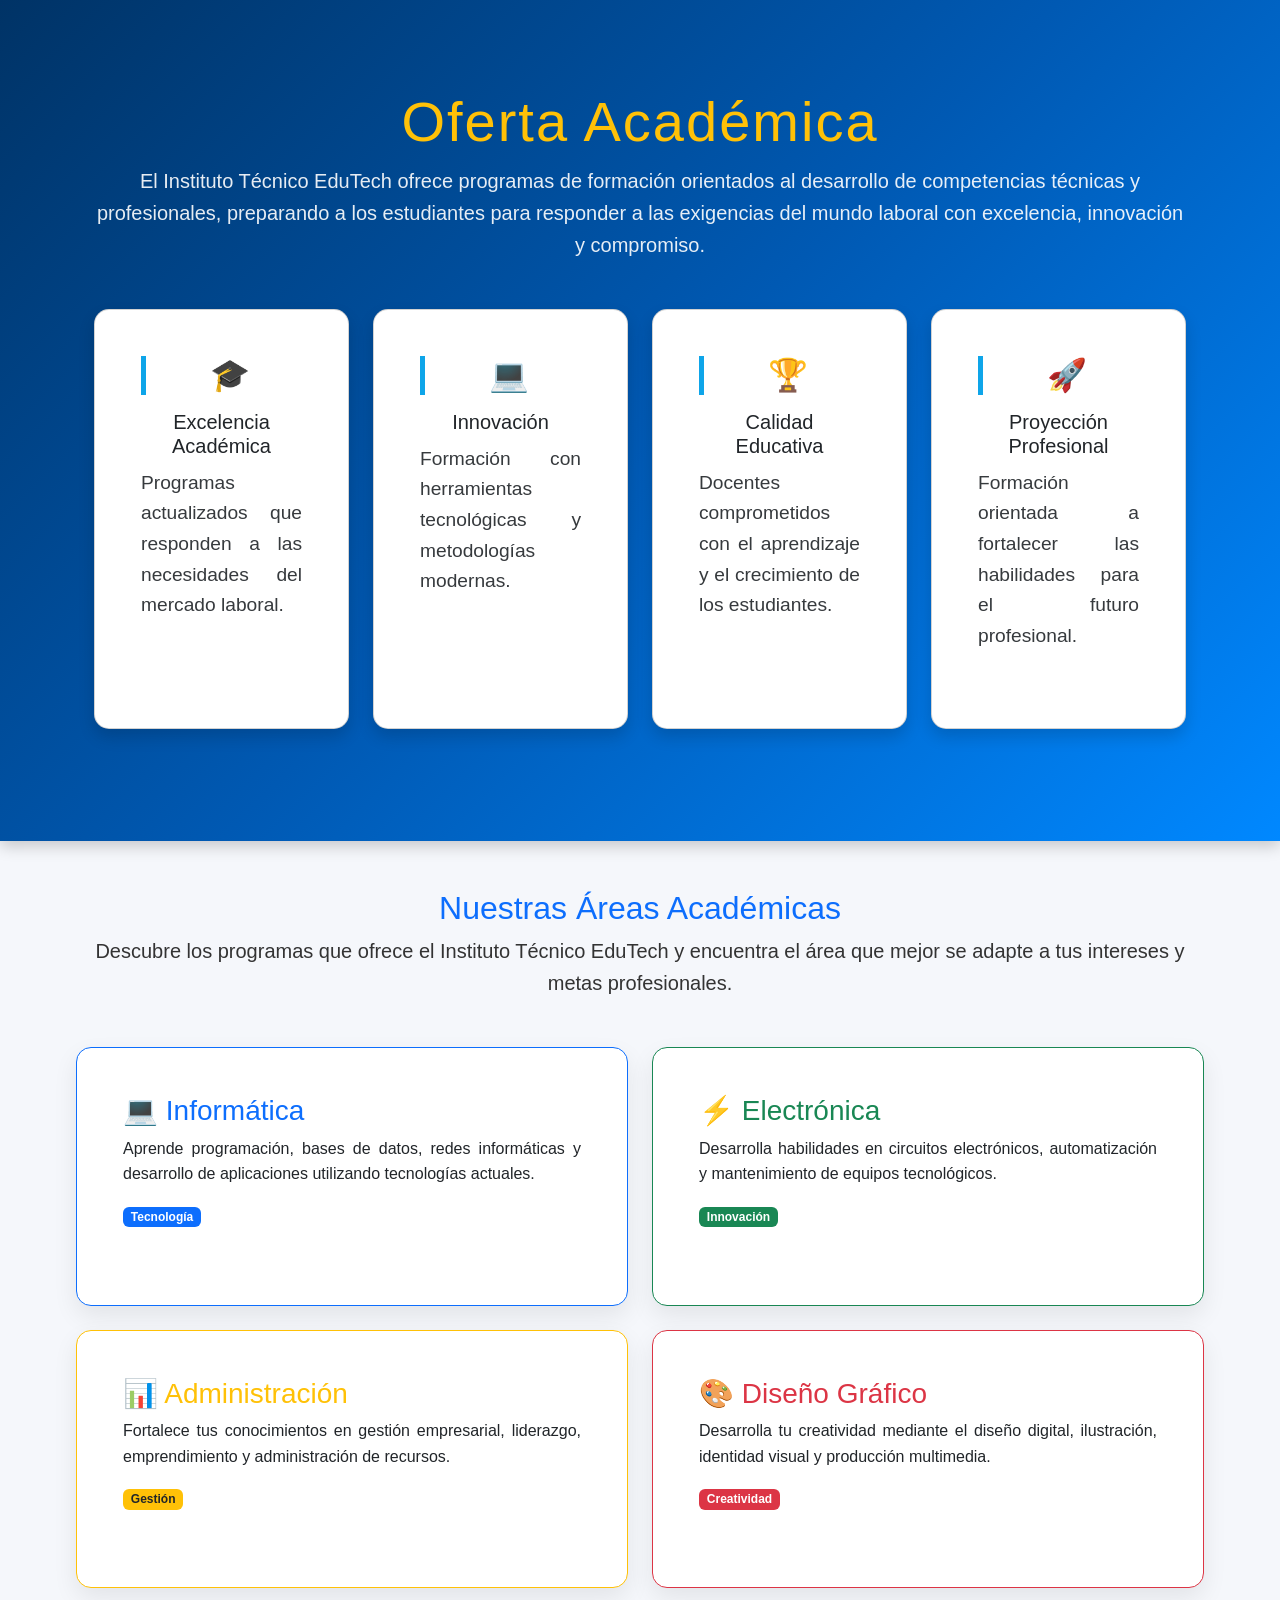
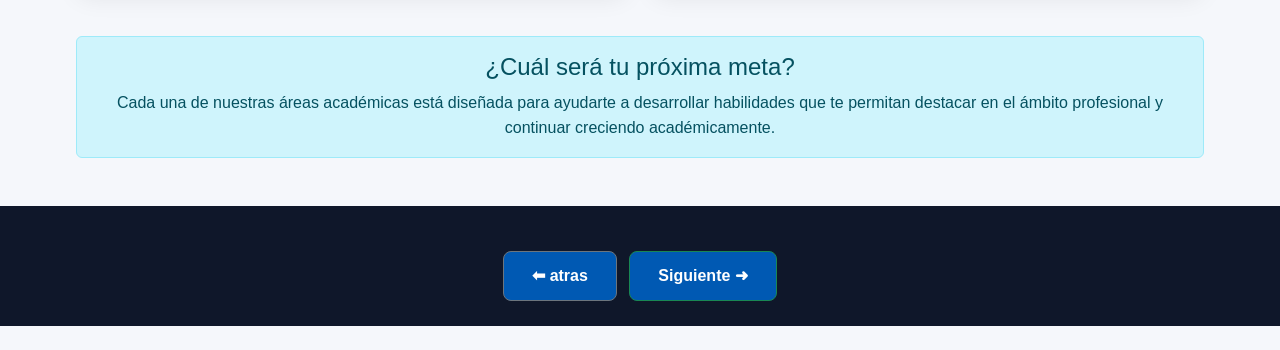
<file: Areas.html>
<!DOCTYPE html>
<html lang="en">
<head>
    <meta charset="UTF-8">
    <meta name="viewport" content="width=device-width, initial-scale=1.0">
    <link href="https://cdn.jsdelivr.net/npm/bootstrap@5.3.8/dist/css/bootstrap.min.css" rel="stylesheet">
     <link rel="stylesheet" href="estilo.css">
    <title>Areas Academicas</title>
</head>
<body>
  <header class="bg-dark text-white py-5">
    <div class="container">
     <div class="text-center mb-5">
  <h1 class="display-4 text-warning">Oferta Académica</h1>
    <p class="lead">
      El Instituto Técnico <strong>EduTech</strong> ofrece programas de formación
     orientados al desarrollo de competencias técnicas y profesionales,
     preparando a los estudiantes para responder a las exigencias del
     mundo laboral con excelencia, innovación y compromiso. </p>
        </div>
     <div class="row text-center">
      <div class="col-md-3 mb-4">
     <div class="card h-100 shadow">
<div class="card-body">
        <h2>🎓</h2>
     <h5 class="card-title">Excelencia Académica</h5>
     <p class="card-text">
         Programas actualizados que responden a las necesidades del mercado laboral.</p>
     </div>
    </div>
 </div>
      <div class="col-md-3 mb-4">
    <div class="card h-100 shadow">
 <div class="card-body">
    <h2>💻</h2>
 <h5 class="card-title">Innovación</h5>
    <p class="card-text">
        Formación con herramientas tecnológicas y metodologías modernas. </p>
     </div>
    </div>
</div>

    <div class="col-md-3 mb-4">
     <div class="card h-100 shadow">
     <div class="card-body">
            <h2>🏆</h2>
            <h5 class="card-title">Calidad Educativa</h5>
         <p class="card-text">
     Docentes comprometidos con el aprendizaje y el crecimiento de los estudiantes.</p>
</div>
</div>
     </div>

    <div class="col-md-3 mb-4">
     <div class="card h-100 shadow">
     <div class="card-body">
         <h2>🚀</h2>
            <h5 class="card-title">Proyección Profesional</h5>
            <p class="card-text">
         Formación orientada a fortalecer las habilidades para el futuro profesional.</p>
     </div>
     </div>
     </div>
   </div>

    </div>
</header>
 <main class="container my-5">
   <div class="text-center mb-5">
 <h2 class="text-primary">Nuestras Áreas Académicas</h2>
<p class="lead">
 Descubre los programas que ofrece el Instituto Técnico EduTech y
encuentra el área que mejor se adapte a tus intereses y metas profesionales.</p>
    </div>
  <div class="row g-4">
   <div class="col-lg-6">
<div class="card border-primary h-100">
    <div class="card-body">
<h3 class="card-title text-primary">💻 Informática</h3>
<p class="card-text">
   Aprende programación, bases de datos, redes informáticas y
 desarrollo de aplicaciones utilizando tecnologías actuales.</p>
     <span class="badge bg-primary">Tecnología</span>
         </div>
            </div>
        </div>
   <div class="col-lg-6">
     <div class="card border-success h-100">
  <div class="card-body">
     <h3 class="card-title text-success">⚡ Electrónica</h3>
    <p class="card-text">
    Desarrolla habilidades en circuitos electrónicos,
    automatización y mantenimiento de equipos tecnológicos.</p>
        <span class="badge bg-success">Innovación</span>
     </div>
</div>
 </div>
     <div class="col-lg-6">
        <div class="card border-warning h-100">
             <div class="card-body">
         <h3 class="card-title text-warning">📊 Administración</h3>
    <p class="card-text">
        Fortalece tus conocimientos en gestión empresarial,
        liderazgo, emprendimiento y administración de recursos.</p>
    <span class="badge bg-warning text-dark">Gestión</span>
    </div>
 </div>
    </div>

    <div class="col-lg-6">
        <div class="card border-danger h-100">
            <div class="card-body">
         <h3 class="card-title text-danger">🎨 Diseño Gráfico</h3>
    <p class="card-text">
    Desarrolla tu creatividad mediante el diseño digital,
    ilustración, identidad visual y producción multimedia.</p>
        <span class="badge bg-danger">Creatividad</span>
    </div>
    </div>
</div>

</div>

    <div class="alert alert-info text-center mt-5">
      <h4>¿Cuál será tu próxima meta?</h4>
    <p class="mb-0">
        Cada una de nuestras áreas académicas está diseñada para ayudarte
        a desarrollar habilidades que te permitan destacar en el ámbito
        profesional y continuar creciendo académicamente.
        </p>
    </div>

</main>
     </main>
  <footer class="text-center mt-5 mb-4">
    <a href="experiencias.html" class="btn btn-secondary me-2">
        ⬅ atras
    </a>

    <a href="Contacto.html" class="btn btn-success">
        Siguiente ➜
    </a>
</footer>
    <script src="https://cdn.jsdelivr.net/npm/bootstrap@5.3.8/dist/js/bootstrap.bundle.min.js" integrity="sha384-FKyoEForCGlyvwx9Hj09JcYn3nv7wiPVlz7YYwJrWVcXK/BmnVDxM+D2scQbITxI" crossorigin="anonymous"></script>
</body>
</html>
</file>
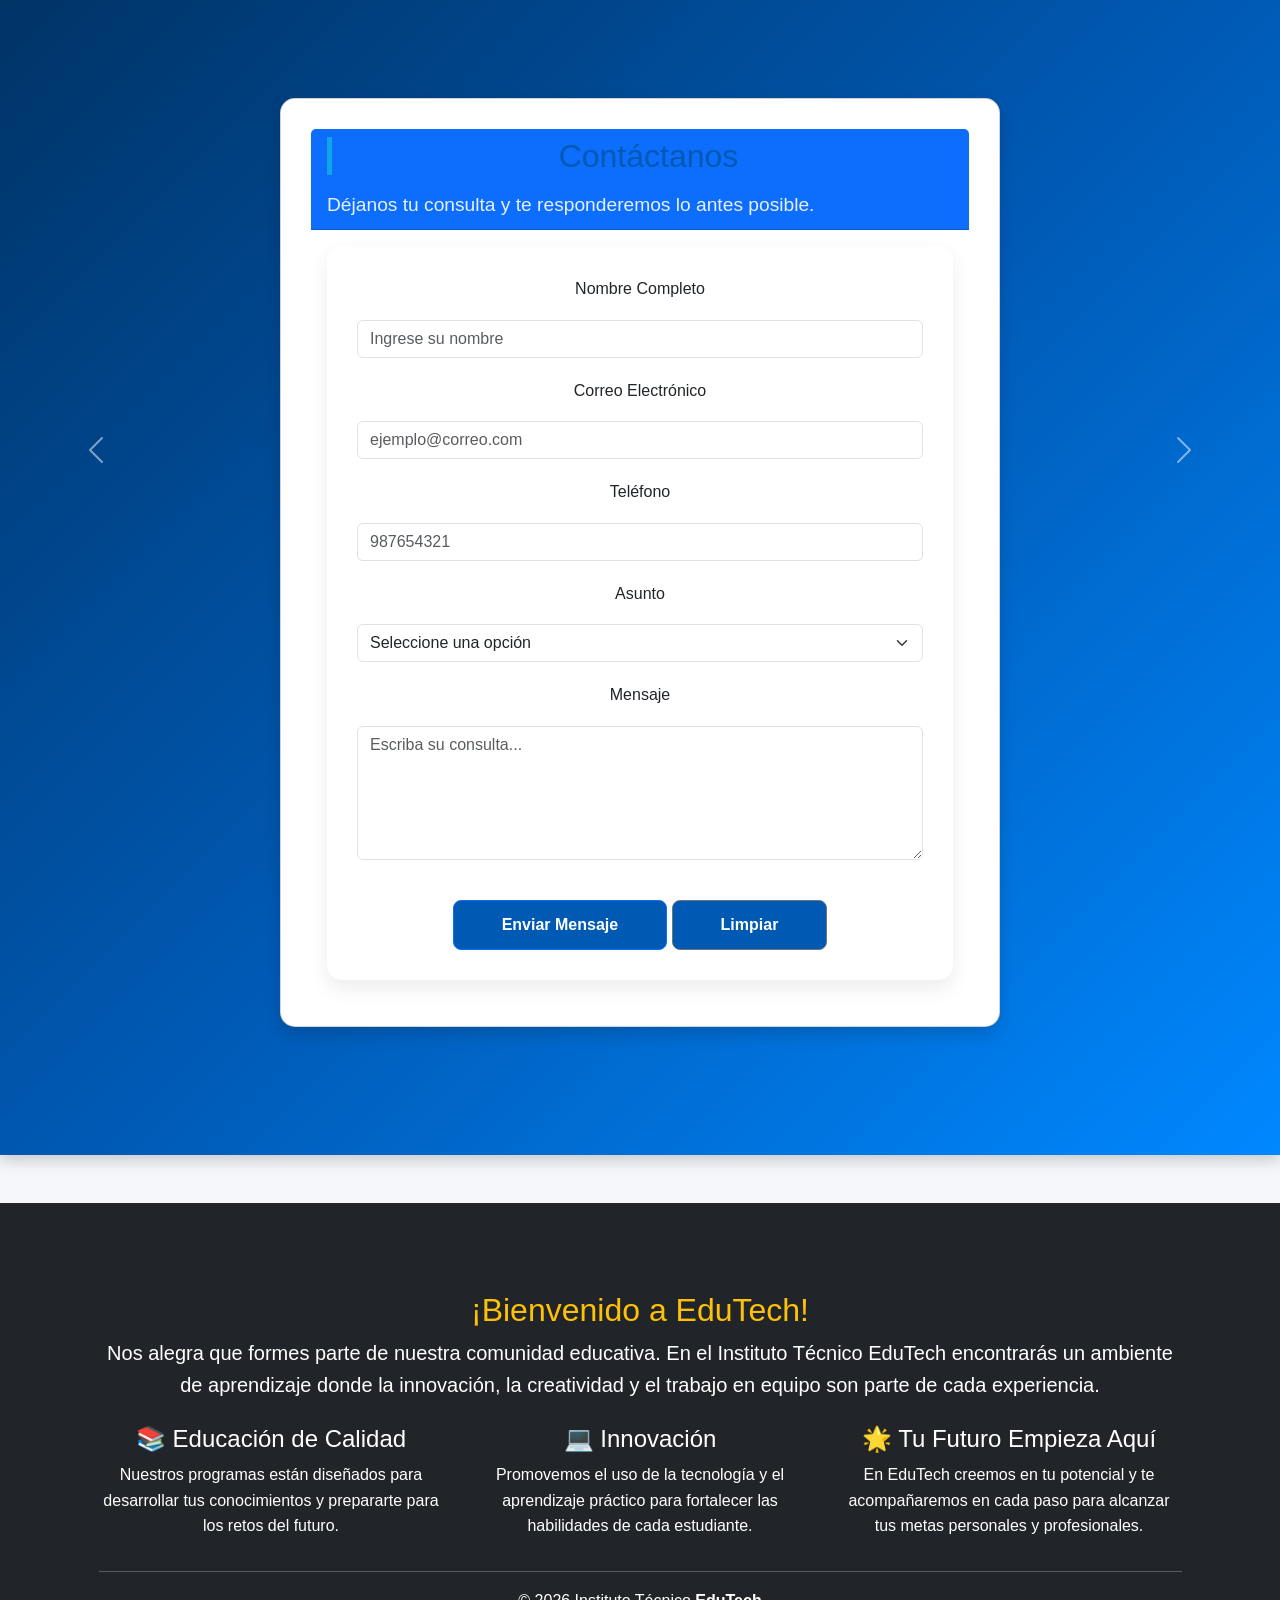
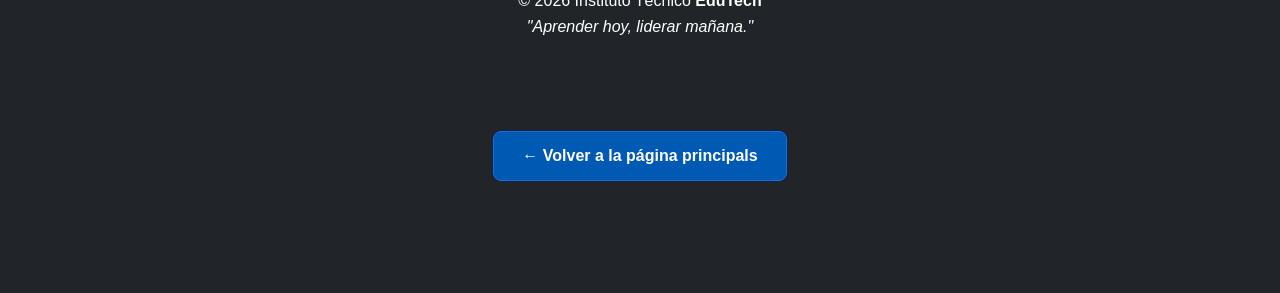
<file: Contacto.html>
<!DOCTYPE html>
<html lang="en">
<head>
    <meta charset="UTF-8">
    <meta name="viewport" content="width=device-width, initial-scale=1.0">
    <link href="https://cdn.jsdelivr.net/npm/bootstrap@5.3.8/dist/css/bootstrap.min.css" rel="stylesheet" integrity="sha384-sRIl4kxILFvY47J16cr9ZwB07vP4J8+LH7qKQnuqkuIAvNWLzeN8tE5YBujZqJLB" crossorigin="anonymous">
    <link rel="stylesheet" href="estilo.css">
    <title>contacto</title>
</head>
<body>
    <header>
     <section class="container my-5">
  <div class="row justify-content-center">
     <div class="col-lg-8">
     <div class="card shadow">
          <div class="card-header bg-primary text-white text-center">
     <h2>Contáctanos</h2>
      <p class="mb-0">Déjanos tu consulta y te responderemos lo antes posible.</p>
     </div>
     <div class="card-body">
     <form action="#" method="post">
        <div class="mb-3">
    <label for="nombre" class="form-label">Nombre Completo</label>
     <input type="text" class="form-control" id="nombre" name="nombre" placeholder="Ingrese su nombre" required>
    </div>
         <div class="mb-3">
    <label for="correo" class="form-label">Correo Electrónico</label>
     <input type="email" class="form-control" id="correo" name="correo" placeholder="ejemplo@correo.com" required>
    </div>
      <div class="mb-3">
    <label for="telefono" class="form-label">Teléfono</label>
    <input type="tel" class="form-control" id="telefono" name="telefono" placeholder="987654321">
  </div>
       <div class="mb-3">
     <label for="asunto" class="form-label">Asunto</label>
     <select class="form-select" id="asunto" name="asunto" required>
     <option selected disabled>Seleccione una opción</option>
     <option>Información de Carreras</option>
     <option>Proceso de Admisión</option>
        <option>Costos y Aranceles </option>
    <option>Soporte</option>
        <option>Otro</option>
    </select>
         </div>
        <div class="mb-3">
         <label for="mensaje" class="form-label">Mensaje</label>
         <textarea class="form-control" id="mensaje" name="mensaje" rows="5" placeholder="Escriba su consulta..." required></textarea>
    </div>
          <div class="text-center">
      <button type="submit" class="btn btn-primary px-5">
     Enviar Mensaje
        </button>
        <button type="reset" class="btn btn-secondary px-5">
         Limpiar
    </button>
    </div>
     </form>
       </div>
     </div>

        </div>
    </div>
</section>
    </header>
    <main>
        </section>
    <button class="carousel-control-prev" type="button" data-bs-target="#carouselExampleCaptions" data-bs-slide="prev">
    <span class="carousel-control-prev-icon" aria-hidden="true"></span>
    <span class="visually-hidden">Previous</span>
  </button>
  <button class="carousel-control-next" type="button" data-bs-target="#carouselExampleCaptions" data-bs-slide="next">
    <span class="carousel-control-next-icon" aria-hidden="true"></span>
    <span class="visually-hidden">Next</span>
    </main>
   
    <footer class="bg-dark text-white py-5 mt-5">
    <div class="container">
     <div class="text-center">
   <h2 class="text-warning">¡Bienvenido a EduTech!</h2>
  <p class="lead">
     Nos alegra que formes parte de nuestra comunidad educativa.
   En el Instituto Técnico EduTech encontrarás un ambiente de
   aprendizaje donde la innovación, la creatividad y el trabajo
   en equipo son parte de cada experiencia.</p>
        </div>
   <div class="row mt-4">
     <div class="col-md-4 text-center">
        <h4>📚 Educación de Calidad</h4>
         <p> Nuestros programas están diseñados para desarrollar tus
           conocimientos y prepararte para los retos del futuro. </p>
            </div>
       <div class="col-md-4 text-center">
     <h4>💻 Innovación</h4>
       <p> Promovemos el uso de la tecnología y el aprendizaje práctico
        para fortalecer las habilidades de cada estudiante. </p>
            </div>
    <div class="col-md-4 text-center">
        <h4>🌟 Tu Futuro Empieza Aquí</h4>
     <p>En EduTech creemos en tu potencial y te acompañaremos en
       cada paso para alcanzar tus metas personales y profesionales.</p>
   </div>
   </div>
     <hr class="border-light">
      <div class="text-center">
  <p class="mb-0">
    © 2026 Instituto Técnico <strong>EduTech</strong><br>
      <em>"Aprender hoy, liderar mañana."</em> </p>
        </div>
   
   <div class="bg-dark text-center py-4 mt-5">
    <a href="index.html" class="btn btn-primary">
        ← Volver a la página principals
    </a>
    </footer>
    <script src="https://cdn.jsdelivr.net/npm/bootstrap@5.3.8/dist/js/bootstrap.bundle.min.js" integrity="sha384-FKyoEForCGlyvwx9Hj09JcYn3nv7wiPVlz7YYwJrWVcXK/BmnVDxM+D2scQbITxI" crossorigin="anonymous"></script>
</body>
</html>
</file>
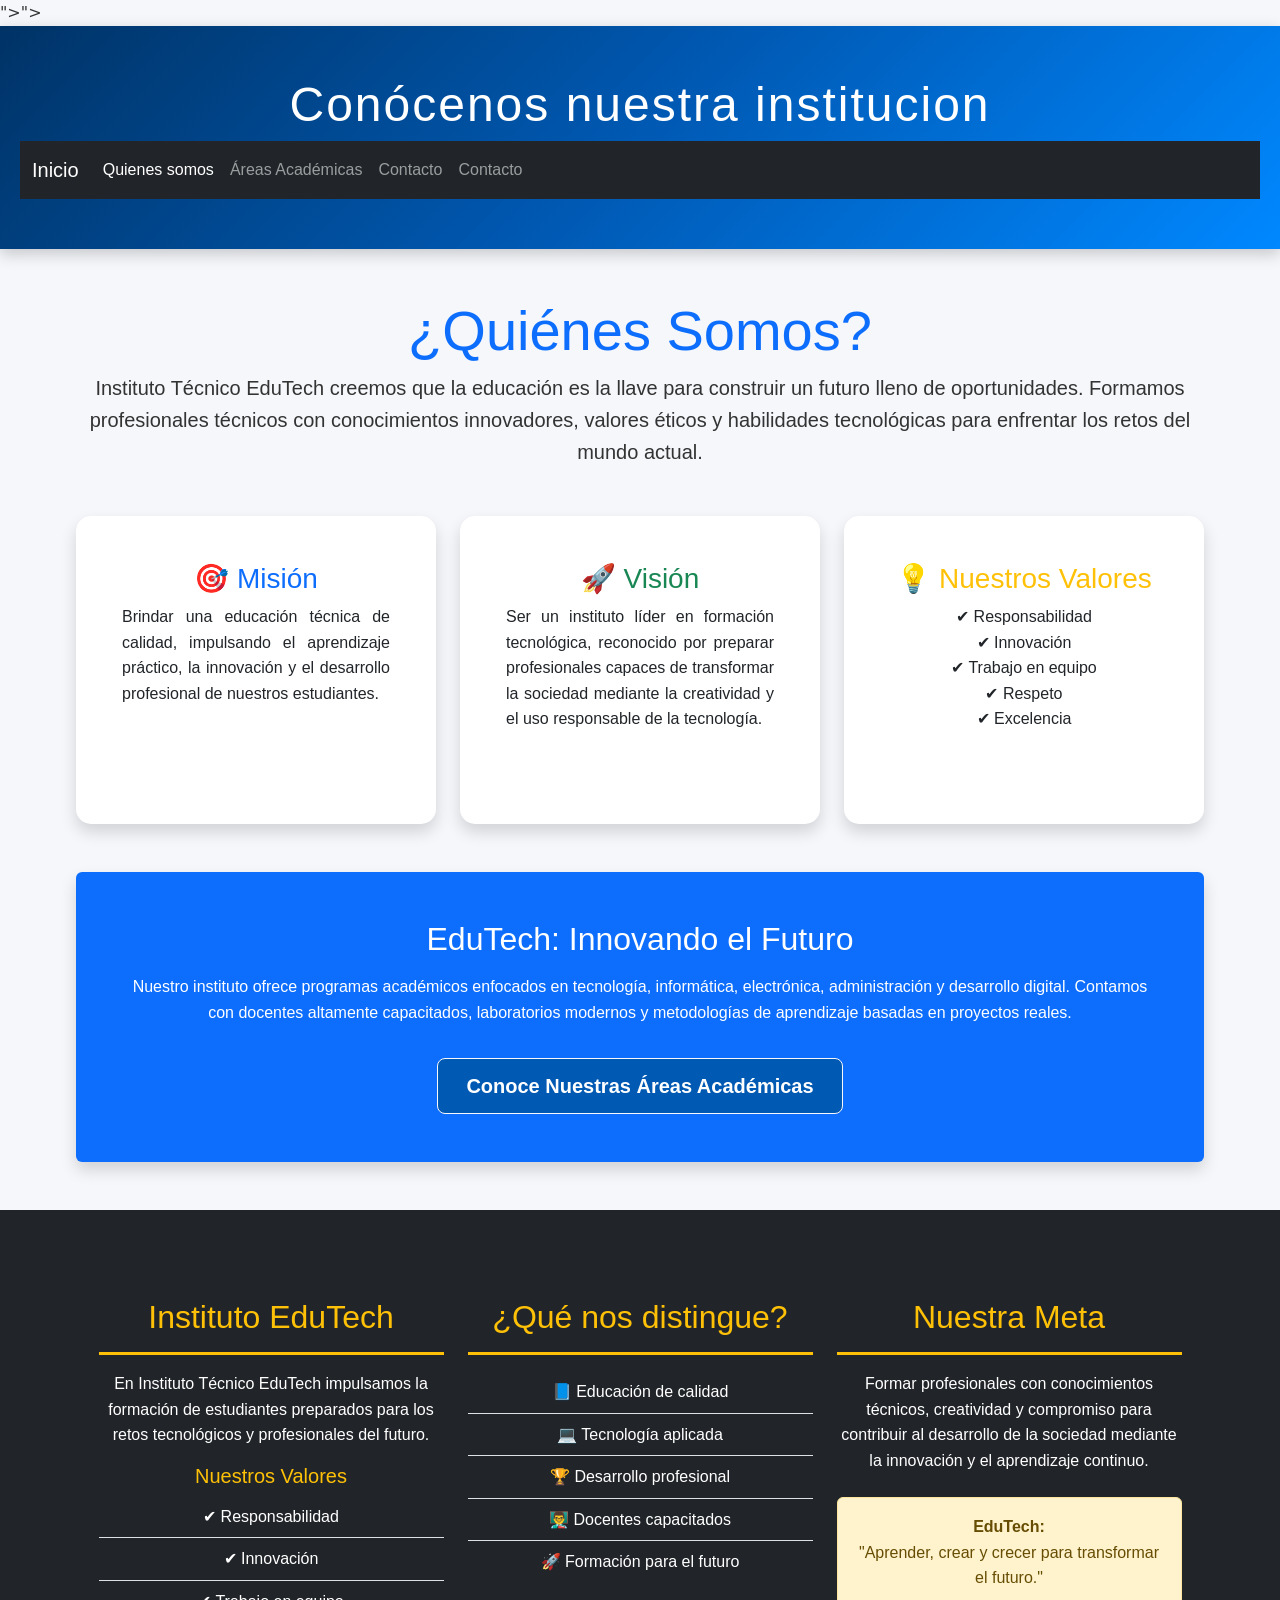
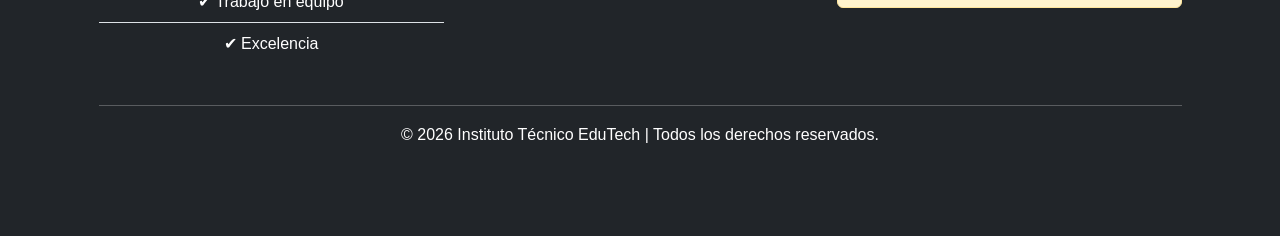
<file: Quienes somos.html>
<!DOCTYPE html>
<html lang="en">
<head>
    <meta charset="UTF-8">
    <meta name="viewport" content="width=device-width, initial-scale=1.0">
    <link href="https://cdn.jsdelivr.net/npm/bootstrap@5.3.8/dist/css/bootstrap.min.css" rel="stylesheet" integrity="sha384-sRIl4kxILFvY47J16cr9ZwB07vP4J8+LH7qKQnuqkuIAvNWLzeN8tE5YBujZqJLB" crossorigin="anonymous">">">
    <link rel="stylesheet" href="estilo.css">
    <title>quienes somos  </title>
</head>
<body>
    <header>
      <strong>
      <h1>Conócenos nuestra institucion</h1> </strong>
  <nav class="navbar navbar-expand-lg navbar-dark bg-dark">
  <div class="container-fluid">
  <a class="navbar-brand" href="index.html">Inicio</a>
  <button class="navbar-toggler" type="button" data-bs-toggle="collapse" data-bs-target="#navbarNav" aria-controls="navbarNav" aria-expanded="false" aria-label="Toggle navigation">
    <span class="navbar-toggler-icon"></span>
    </button>
  <div class="collapse navbar-collapse" id="navbarNav">
    <ul class="navbar-nav">
    <li class="nav-item">
 <a class="nav-link active" aria-current="page" href="Quienes somos.html">Quienes somos</a>
   </li>
     <li class="nav-item">
       <a class="nav-link" href="Areas.html">Áreas Académicas</a>
    </li>
    <li class="nav-item">
     <a class="nav-link" href="experiencias.html">Contacto</a>
    
     <li class="nav-item">
     <a class="nav-link" href="Contacto.html">Contacto</a>
    </header>
  <main class="container my-5">
 <section class="text-center mb-5">
   <h1 class="display-4 text-primary">¿Quiénes Somos?</h1>
  <p class="lead">
     <strong>Instituto Técnico EduTech</strong> 
     creemos que la educación es la llave para construir un futuro lleno de oportunidades.
     Formamos profesionales técnicos con conocimientos innovadores, valores éticos y habilidades tecnológicas para enfrentar los retos del mundo actual.</p>
    </section>
     <div class="row g-4">
       <div class="col-md-4">
     <div class="card shadow h-100 border-0">
   <div class="card-body text-center">
   <h3 class="text-primary">🎯 Misión</h3>
        <p> Brindar una educación técnica de calidad, impulsando el aprendizaje práctico,
            la innovación y el desarrollo profesional de nuestros estudiantes. </p>
                </div>
            </div>
        </div>
      <div class="col-md-4">
    <div class="card shadow h-100 border-0">
    <div class="card-body text-center">
      <h3 class="text-success">🚀 Visión</h3>
    <p> Ser un instituto líder en formación tecnológica,
     reconocido por preparar profesionales capaces de transformar la sociedad
     mediante la creatividad y el uso responsable de la tecnología.</p>
      </div>
     </div>
        </div>
    <div class="col-md-4">
   <div class="card shadow h-100 border-0">
   <div class="card-body text-center">
     <h3 class="text-warning">💡 Nuestros Valores</h3>
       <ul class="list-unstyled">
           <li>✔ Responsabilidad</li>
          <li>✔ Innovación</li>
          <li>✔ Trabajo en equipo</li>
          <li>✔ Respeto</li>
         <li>✔ Excelencia</li>
                    </ul>
                </div>
            </div>
        </div>

    </div>

    <section class="mt-5 p-5 bg-primary text-white rounded shadow text-center">
        <h2>EduTech: Innovando el Futuro</h2>
        <p class="mt-3">
            Nuestro instituto ofrece programas académicos enfocados en tecnología,
            informática, electrónica, administración y desarrollo digital.
            Contamos con docentes altamente capacitados, laboratorios modernos
            y metodologías de aprendizaje basadas en proyectos reales.
        </p>

        <a href="Areas.html" class="btn btn-light btn-lg mt-3">
            Conoce Nuestras Áreas Académicas
        </a>
    </section>
  </main>   
  
  <footer class="bg-dark text-white py-5 mt-5">
  <div class="container">
  <div class="row">

  <!-- Columna 1 -->
<div class="col-md-4 mb-4">
  <h2 class="text-warning">Instituto EduTech</h2>
  <hr class="border-warning border-3 opacity-100">
   <p> En Instituto Técnico EduTech impulsamos la formación de
       estudiantes preparados para los retos tecnológicos y
      profesionales del futuro. </p>
   <h5 class="text-warning">Nuestros Valores</h5>
  <ul class="list-group list-group-flush">
     <li class="list-group-item bg-dark text-white">✔ Responsabilidad</li>
    <li class="list-group-item bg-dark text-white">✔ Innovación</li>
    <li class="list-group-item bg-dark text-white">✔ Trabajo en equipo</li>
    <li class="list-group-item bg-dark text-white">✔ Excelencia</li>
    </ul>
     </div>

    <!-- Columna 2 -->
    <div class="col-md-4 mb-4">
   <h2 class="text-warning">¿Qué nos distingue?</h2>
     <hr class="border-warning border-3 opacity-100">
       <ul class="list-group list-group-flush">
          <li class="list-group-item bg-dark text-white">📘 Educación de calidad</li>
         <li class="list-group-item bg-dark text-white">💻 Tecnología aplicada</li>
      <li class="list-group-item bg-dark text-white">🏆 Desarrollo profesional</li>
    <li class="list-group-item bg-dark text-white">👨‍🏫 Docentes capacitados</li>
  <li class="list-group-item bg-dark text-white">🚀 Formación para el futuro</li>
      </ul>
  </div>

    <!-- Columna 3 -->
  <div class="col-md-4 mb-4">
   <h2 class="text-warning">Nuestra Meta</h2>
   <hr class="border-warning border-3 opacity-100">
     <p>Formar profesionales con conocimientos técnicos,
        creatividad y compromiso para contribuir al desarrollo
      de la sociedad mediante la innovación y el aprendizaje continuo.</p>
   <div class="alert alert-warning mt-4">
    <strong>EduTech:</strong><br>
      "Aprender, crear y crecer para transformar el futuro."
    </div>
  </div>
</div>
<hr>
       <div class="text-center">
    <p class="mb-0">
   © 2026 Instituto Técnico EduTech | Todos los derechos reservados. </p>
    </div>

    </div>
</footer>
    <script src="https://cdn.jsdelivr.net/npm/bootstrap@5.3.8/dist/js/bootstrap.bundle.min.js" integrity="sha384-FKyoEForCGlyvwx9Hj09JcYn3nv7wiPVlz7YYwJrWVcXK/BmnVDxM+D2scQbITxI" crossorigin="anonymous"></script>

  </body>
</html>
</file>
<file: estilo.css>
*{
    margin:0;
    padding:0;
    box-sizing:border-box;
    font-family:'Poppins',sans-serif;
}

body{
    background:#f5f7fb;
    color:#333;
    line-height:1.6;
}

/* ENCABEZADO */

header{
    background:linear-gradient(135deg,#003366,#0059b3,#0088ff);
    color:white;
    text-align:center;
    padding:50px 20px;
    box-shadow:0 5px 15px rgba(0,0,0,.2);
}

header h1{
    font-size:3rem;
    letter-spacing:2px;
}

header p{
    margin-top:10px;
    font-size:1.2rem;
    opacity:.9;
}

/* MENÚ */

nav{
    background:#0f172a;
    position:sticky;
    top:0;
    z-index:100;
}

nav ul{
    display:flex;
    justify-content:center;
    list-style:none;
}

nav ul li a{
    display:block;
    padding:18px 25px;
    color:white;
    text-decoration:none;
    font-weight:500;
    transition:.3s;
}

nav ul li a:hover{
    background:#0ea5e9;
}

/* CONTENEDOR */

.container{
    width:90%;
    max-width:1200px;
    margin:40px auto;
}

/* TARJETAS */

.card{
    background:white;
    border-radius:15px;
    padding:30px;
    margin-bottom:30px;
    box-shadow:0 10px 25px rgba(0,0,0,.08);
    transition:.3s;
}

.card:hover{
    transform:translateY(-8px);
    box-shadow:0 15px 35px rgba(0,0,0,.15);
}

.card h2{
    color:#0059b3;
    margin-bottom:15px;
    border-left:5px solid #0ea5e9;
    padding-left:12px;
}

.card p{
    text-align:justify;
}

/* BOTONES */

.btn{
    display:inline-block;
    margin-top:20px;
    background:#0059b3;
    color:white;
    text-decoration:none;
    padding:12px 28px;
    border-radius:8px;
    transition:.3s;
    font-weight:600;
}

.btn:hover{
    background:#0088ff;
    transform:scale(1.05);
}

/* Seccion de  Areas */

.grid{
    display:grid;
    grid-template-columns:repeat(auto-fit,minmax(280px,1fr));
    gap:25px;
}

.curso{
    background:white;
    padding:25px;
    border-radius:15px;
    text-align:center;
    box-shadow:0 8px 20px rgba(0,0,0,.08);
    transition:.3s;
}

.curso:hover{
    background:#0059b3;
    color:white;
    transform:translateY(-8px);
}

.curso h3{
    margin-bottom:10px;
}

/* TABLAS */

table{
    width:100%;
    border-collapse:collapse;
    margin-top:20px;
    background:white;
    border-radius:10px;
    overflow:hidden;
}

th{
    background:#0059b3;
    color:white;
    padding:15px;
}

td{
    padding:15px;
    border-bottom:1px solid #ddd;
}

tr:hover{
    background:#eef6ff;
}

/* FORMULARIOS */

form{
    background:white;
    padding:30px;
    border-radius:15px;
    box-shadow:0 8px 20px rgba(0,0,0,.08);
}

input,
textarea,
select{
    width:100%;
    padding:12px;
    margin:10px 0 20px;
    border:1px solid #ccc;
    border-radius:8px;
}

input:focus,
textarea:focus,
select:focus{
    outline:none;
    border-color:#0088ff;
    box-shadow:0 0 8px rgba(0,136,255,.3);
}

button{
    background:#0059b3;
    color:white;
    border:none;
    padding:12px 25px;
    border-radius:8px;
    cursor:pointer;
    font-size:16px;
    transition:.3s;
}

button:hover{
    background:#0088ff;
}

/* PIE DE PÁGINA */

footer{
    background:#0f172a;
    color:white;
    text-align:center;
    padding:25px;
    margin-top:40px;
}

/* diseño adaptativo */

@media(max-width:768px){

    header h1{
        font-size:2rem;
    }

    nav ul{
        flex-direction:column;
    }

    nav ul li{
        text-align:center;
    }
}
</file>
